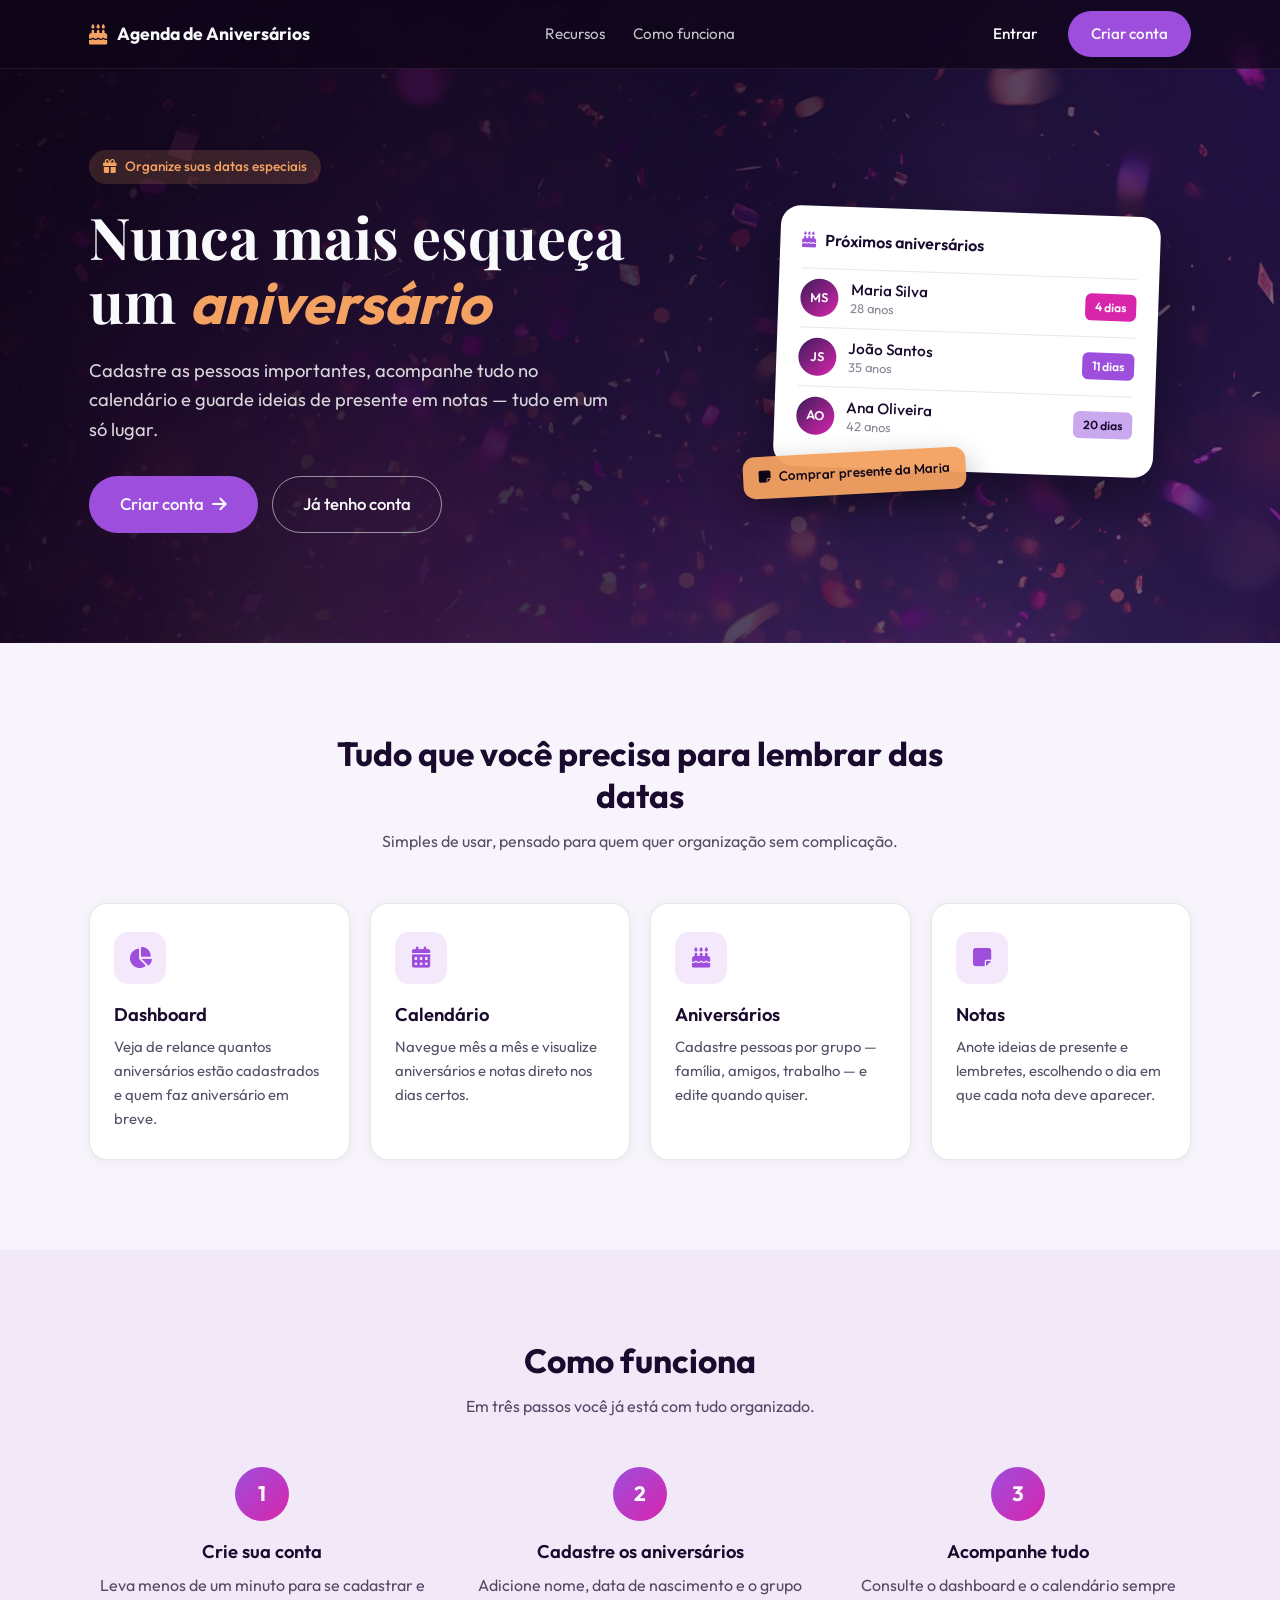
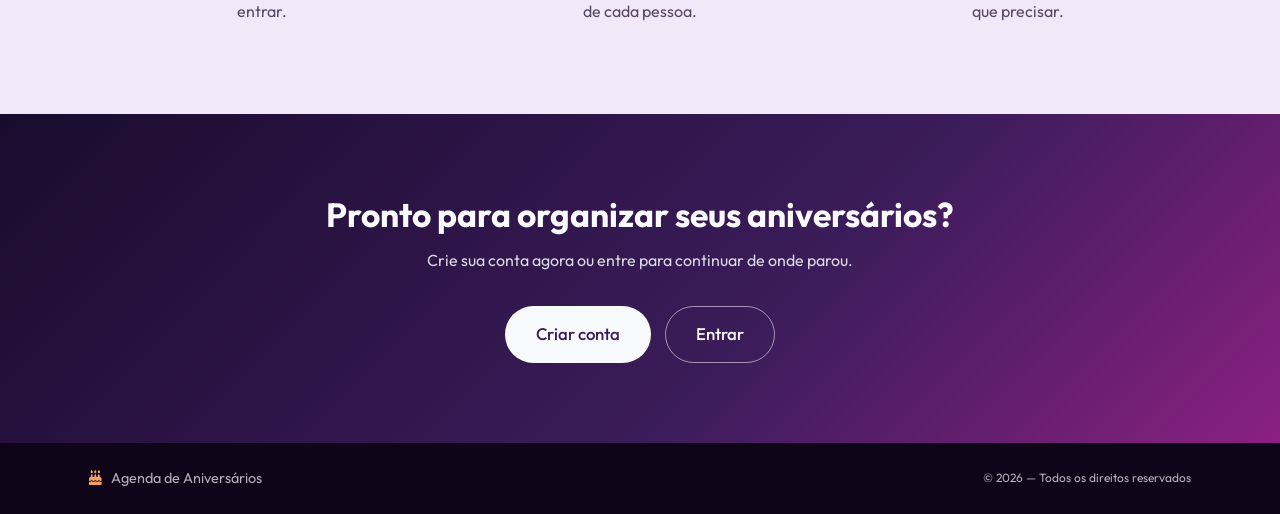
<file: index.html>
<!DOCTYPE html>
<html lang="pt-br">
<head>
    <meta charset="UTF-8">
    <meta name="viewport" content="width=device-width, initial-scale=1.0">
    <meta name="description" content="Cadastre aniversários, acompanhe tudo no calendário e guarde ideias de presente em notas. Nunca mais esqueça uma data importante.">
    <title>Agenda de Aniversários | Nunca mais esqueça uma data importante</title>

    <!-- Google Fonts -->
    <link rel="preconnect" href="https://fonts.googleapis.com">
    <link rel="preconnect" href="https://fonts.gstatic.com" crossorigin>
    <link href="https://fonts.googleapis.com/css2?family=Outfit:wght@300;400;500;600;700&family=Playfair+Display:ital,wght@0,700;1,700&display=swap" rel="stylesheet">
    <!-- Font Awesome for Icons -->
    <link rel="stylesheet" href="https://cdnjs.cloudflare.com/ajax/libs/font-awesome/6.4.0/css/all.min.css">

    <link rel="stylesheet" href="./Frontend/src/CSS/Global/global.css">
    <link rel="stylesheet" href="./Frontend/src/CSS/pages/Landing/Landing.css">
</head>
<body>

    <!-- Navegação -->
    <header class="cabecalho-site">
        <div class="conteiner-pagina cabecalho-conteudo">
            <a href="#inicio" class="marca-site">
                <i class="fa-solid fa-cake-candles"></i>
                <span>Agenda de Aniversários</span>
            </a>

            <nav class="navegacao" aria-label="Seções da página">
                <a href="#recursos">Recursos</a>
                <a href="#como-funciona">Como funciona</a>
            </nav>

            <div class="acoes-cabecalho">
                <a href="./Frontend/src/Pages/Auth/login.html#entrar" class="botao botao-discreto">Entrar</a>
                <a href="./Frontend/src/Pages/Auth/login.html#cadastro" class="botao botao-principal">Criar conta</a>
            </div>
        </div>
    </header>

    <main>
        <!-- Hero -->
        <section class="destaque-inicial" id="inicio">
            <div class="conteiner-pagina conteudo-destaque">
                <div class="texto-destaque">
                    <span class="etiqueta-destaque"><i class="fa-solid fa-gift"></i> Organize suas datas especiais</span>
                    <h1>Nunca mais esqueça um <em>aniversário</em></h1>
                    <p>
                        Cadastre as pessoas importantes, acompanhe tudo no calendário e guarde
                        ideias de presente em notas — tudo em um só lugar.
                    </p>
                    <div class="acoes-destaque">
                        <a href="./Frontend/src/Pages/Auth/login.html#cadastro" class="botao botao-principal botao-grande">
                            Criar conta <i class="fa-solid fa-arrow-right"></i>
                        </a>
                        <a href="./Frontend/src/Pages/Auth/login.html#entrar" class="botao botao-contorno botao-grande">Já tenho conta</a>
                    </div>
                </div>

                <!-- Prévia ilustrativa do sistema -->
                <div class="visual-destaque" aria-hidden="true">
                    <div class="cartao-previa">
                        <div class="titulo-previa"><i class="fa-solid fa-cake-candles"></i> Próximos aniversários</div>
                        <div class="linha-previa">
                            <span class="avatar-previa">MS</span>
                            <div><strong>Maria Silva</strong><small>28 anos</small></div>
                            <span class="etiqueta-previa etiqueta-magenta">4 dias</span>
                        </div>
                        <div class="linha-previa">
                            <span class="avatar-previa">JS</span>
                            <div><strong>João Santos</strong><small>35 anos</small></div>
                            <span class="etiqueta-previa etiqueta-roxa">11 dias</span>
                        </div>
                        <div class="linha-previa">
                            <span class="avatar-previa">AO</span>
                            <div><strong>Ana Oliveira</strong><small>42 anos</small></div>
                            <span class="etiqueta-previa etiqueta-suave">20 dias</span>
                        </div>
                    </div>
                    <div class="nota-previa">
                        <i class="fa-solid fa-note-sticky"></i>
                        <span>Comprar presente da Maria</span>
                    </div>
                </div>
            </div>
        </section>

        <!-- Recursos -->
        <section class="secao" id="recursos">
            <div class="conteiner-pagina">
                <div class="cabecalho-secao">
                    <h2>Tudo que você precisa para lembrar das datas</h2>
                    <p>Simples de usar, pensado para quem quer organização sem complicação.</p>
                </div>

                <div class="grade-recursos">
                    <article class="cartao-recurso">
                        <span class="icone-recurso"><i class="fa-solid fa-chart-pie"></i></span>
                        <h3>Dashboard</h3>
                        <p>Veja de relance quantos aniversários estão cadastrados e quem faz aniversário em breve.</p>
                    </article>

                    <article class="cartao-recurso">
                        <span class="icone-recurso"><i class="fa-solid fa-calendar-days"></i></span>
                        <h3>Calendário</h3>
                        <p>Navegue mês a mês e visualize aniversários e notas direto nos dias certos.</p>
                    </article>

                    <article class="cartao-recurso">
                        <span class="icone-recurso"><i class="fa-solid fa-cake-candles"></i></span>
                        <h3>Aniversários</h3>
                        <p>Cadastre pessoas por grupo — família, amigos, trabalho — e edite quando quiser.</p>
                    </article>

                    <article class="cartao-recurso">
                        <span class="icone-recurso"><i class="fa-solid fa-note-sticky"></i></span>
                        <h3>Notas</h3>
                        <p>Anote ideias de presente e lembretes, escolhendo o dia em que cada nota deve aparecer.</p>
                    </article>
                </div>
            </div>
        </section>

        <!-- Como funciona -->
        <section class="secao secao-alternativa" id="como-funciona">
            <div class="conteiner-pagina">
                <div class="cabecalho-secao">
                    <h2>Como funciona</h2>
                    <p>Em três passos você já está com tudo organizado.</p>
                </div>

                <ol class="lista-etapas">
                    <li>
                        <span class="numero-etapa">1</span>
                        <h3>Crie sua conta</h3>
                        <p>Leva menos de um minuto para se cadastrar e entrar.</p>
                    </li>
                    <li>
                        <span class="numero-etapa">2</span>
                        <h3>Cadastre os aniversários</h3>
                        <p>Adicione nome, data de nascimento e o grupo de cada pessoa.</p>
                    </li>
                    <li>
                        <span class="numero-etapa">3</span>
                        <h3>Acompanhe tudo</h3>
                        <p>Consulte o dashboard e o calendário sempre que precisar.</p>
                    </li>
                </ol>
            </div>
        </section>

        <!-- Chamada final -->
        <section class="chamada-final">
            <div class="conteiner-pagina conteudo-chamada">
                <h2>Pronto para organizar seus aniversários?</h2>
                <p>Crie sua conta agora ou entre para continuar de onde parou.</p>
                <div class="acoes-destaque acoes-chamada">
                    <a href="./Frontend/src/Pages/Auth/login.html#cadastro" class="botao botao-claro botao-grande">Criar conta</a>
                    <a href="./Frontend/src/Pages/Auth/login.html#entrar" class="botao botao-contorno botao-grande">Entrar</a>
                </div>
            </div>
        </section>
    </main>

    <footer class="rodape">
        <div class="conteiner-pagina">
            <span><i class="fa-solid fa-cake-candles"></i> Agenda de Aniversários</span>
            <small>&copy; <span id="lp-ano">2026</span> — Todos os direitos reservados</small>
        </div>
    </footer>

    <script>
        document.getElementById('lp-ano').textContent = new Date().getFullYear();
    </script>
</body>
</html>
</file>
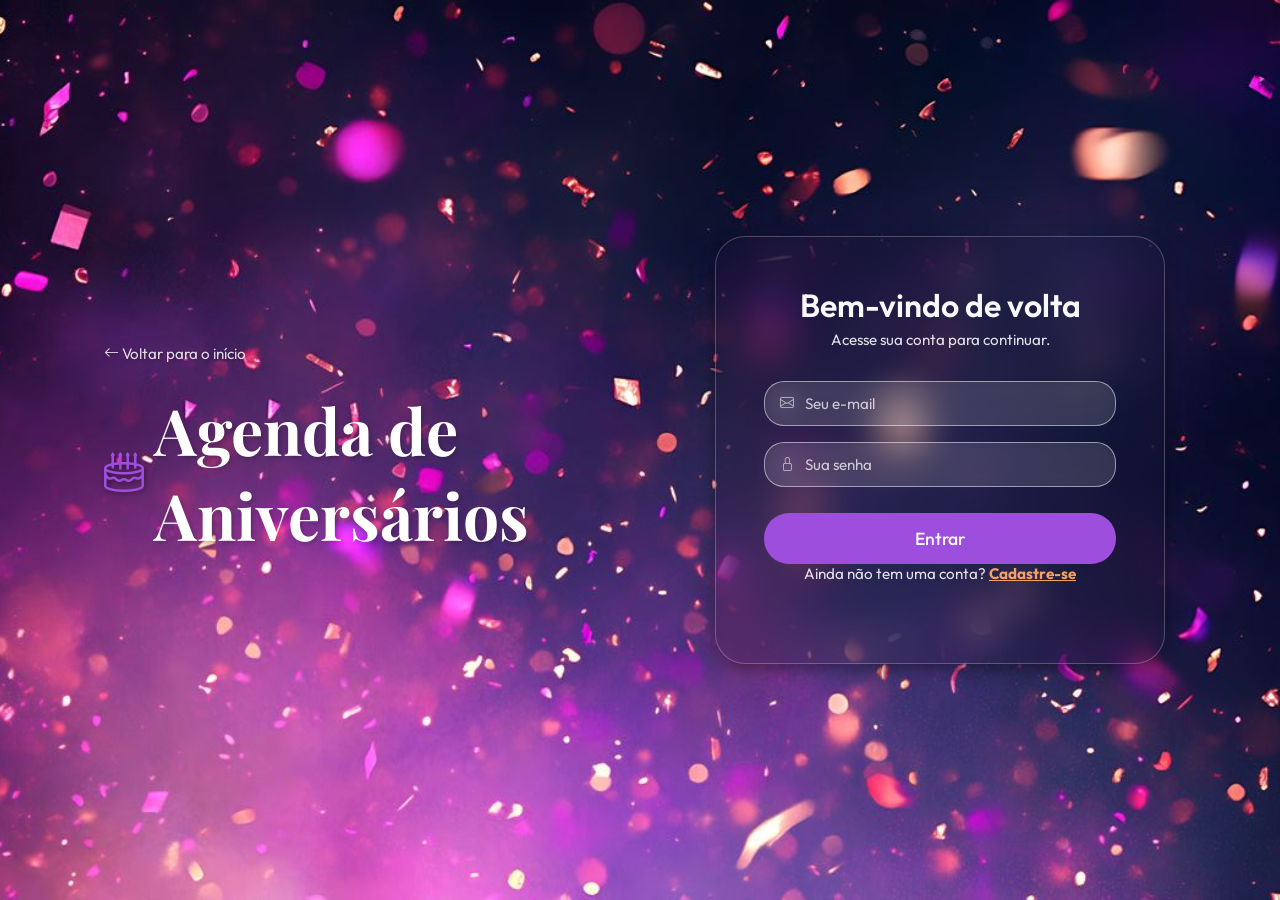
<file: Frontend/src/Pages/Auth/login.html>
<!DOCTYPE html>
<html lang="pt-br">
<head>
    <meta charset="UTF-8">
    <meta name="viewport" content="width=device-width, initial-scale=1.0">
    <title>Entrar | Agenda de Aniversários</title>

    <link rel="preconnect" href="https://fonts.googleapis.com">
    <link rel="preconnect" href="https://fonts.gstatic.com" crossorigin>
    <link href="https://fonts.googleapis.com/css2?family=Outfit:wght@300;400;500;600;700&family=Playfair+Display:ital,wght@0,700;1,700&display=swap" rel="stylesheet">
    <link rel="stylesheet" href="https://cdn.jsdelivr.net/npm/bootstrap-icons@1.11.3/font/bootstrap-icons.min.css">
    <link rel="stylesheet" href="../../CSS/pages/Login/Login.css">
</head>
<body>
    <main class="pagina-autenticacao">
        <section class="area-marca">
            <a class="link-inicio" href="../../../../index.html">
                <i class="bi bi-arrow-left"></i> Voltar para o início
            </a>
            <div class="marca">
                <i class="bi bi-cake2"></i>
                <h1>Agenda de Aniversários</h1>
            </div>
        </section>

        <section class="area-formulario">
            <div class="cartao-formulario">
                <div id="login-container">
                    <h2>Bem-vindo de volta</h2>
                    <p class="texto-auxiliar">Acesse sua conta para continuar.</p>
                    <form class="formulario-login">
                        <label class="grupo-campo">
                            <i class="bi bi-envelope"></i>
                            <input type="email" name="email" placeholder="Seu e-mail" autocomplete="email" maxlength="50" required>
                        </label>
                        <label class="grupo-campo">
                            <i class="bi bi-lock"></i>
                            <input type="password" name="senha" placeholder="Sua senha" autocomplete="current-password" required>
                        </label>
                        <button class="botao-enviar" type="submit">Entrar</button>
                    </form>
                    <p class="texto-auxiliar" id="login-error" role="alert" hidden></p>
                    <p class="texto-auxiliar">Ainda não tem uma conta? <a href="#cadastro" id="link-to-cadastro">Cadastre-se</a></p>
                </div>

                <div id="cadastro-container" style="display: none;">
                    <h2>Crie sua conta</h2>
                    <p class="texto-auxiliar">Organize as datas especiais em um só lugar.</p>
                    <form class="formulario-cadastro">
                        <label class="grupo-campo">
                            <i class="bi bi-person"></i>
                            <input type="text" name="nome" placeholder="Seu nome" autocomplete="name" required>
                        </label>
                        <label class="grupo-campo">
                            <i class="bi bi-envelope"></i>
                            <input type="email" name="email" placeholder="Seu e-mail" autocomplete="email" maxlength="50" required>
                        </label>
                        <label class="grupo-campo">
                            <i class="bi bi-lock"></i>
                            <input type="password" name="senha" placeholder="Crie uma senha" autocomplete="new-password" minlength="8" required>
                        </label>
                        <button class="botao-enviar" type="submit">Criar conta</button>
                    </form>
                    <p class="texto-auxiliar" id="cadastro-error" role="alert" hidden></p>
                    <p class="texto-auxiliar">Já tem uma conta? <a href="#entrar" id="link-to-login">Entrar</a></p>
                </div>
            </div>
        </section>
    </main>

    <script src="../../JavaScript/AppData.js"></script>
    <script src="../../JavaScript/pages/Login/login.js"></script>
</body>
</html>
</file>
<file: Frontend/src/CSS/Global/global.css>
@import url(Variaveis.css);

@import url(Normalizacao.css);

@import url('https://fonts.googleapis.com/css2?family=Outfit:wght@300;400;500;600;700&display=swap');
</file>
<file: Frontend/src/CSS/pages/Landing/Landing.css>
/* ============================================
   LANDING PAGE
   ============================================ */

html {
    scroll-behavior: smooth;
    scroll-padding-top: 80px;
}

body {
    background-color: var(--bg-page);
    color: var(--text-body);
    line-height: 1.6;
}

.conteiner-pagina {
    width: 100%;
    max-width: 1150px;
    margin: 0 auto;
    padding: 0 1.5rem;
}

/* ---------- Botões ---------- */
.botao {
    display: inline-flex;
    align-items: center;
    justify-content: center;
    gap: 8px;
    padding: 10px 22px;
    border-radius: 999px;
    border: 1.5px solid transparent;
    font-weight: 500;
    font-size: 0.95rem;
    text-decoration: none;
    cursor: pointer;
    transition: background-color 0.2s ease, color 0.2s ease, border-color 0.2s ease, transform 0.2s ease;
}

.botao:hover {
    transform: translateY(-1px);
}

.botao-grande {
    padding: 14px 30px;
    font-size: 1.05rem;
}

.botao-principal {
    background-color: var(--accent-purple);
    color: var(--text-light);
}

.botao-principal:hover {
    background-color: var(--accent-magenta);
}

.botao-discreto {
    color: var(--text-light);
}

.botao-discreto:hover {
    background-color: rgba(248, 249, 250, 0.12);
}

.botao-contorno {
    border-color: rgba(248, 249, 250, 0.55);
    color: var(--text-light);
}

.botao-contorno:hover {
    background-color: rgba(248, 249, 250, 0.12);
    border-color: var(--text-light);
}

.botao-claro {
    background-color: var(--text-light);
    color: var(--bg-light-purple);
}

.botao-claro:hover {
    background-color: var(--accent-peach);
    color: var(--bg-very-dark);
}

/* ---------- Cabeçalho ---------- */
.cabecalho-site {
    position: fixed;
    top: 0;
    left: 0;
    right: 0;
    z-index: 50;
    background: rgba(15, 5, 24, 0.72);
    backdrop-filter: blur(10px);
    -webkit-backdrop-filter: blur(10px);
    border-bottom: 1px solid rgba(248, 249, 250, 0.08);
}

.cabecalho-conteudo {
    display: flex;
    align-items: center;
    justify-content: space-between;
    gap: 1rem;
    height: 68px;
}

.marca-site {
    display: inline-flex;
    align-items: center;
    gap: 10px;
    color: var(--text-light);
    font-weight: 700;
    font-size: 1.1rem;
    text-decoration: none;
    white-space: nowrap;
}

.marca-site i {
    color: var(--accent-peach);
    font-size: 1.3rem;
}

.navegacao {
    display: flex;
    gap: 1.75rem;
}

.navegacao a {
    color: rgba(248, 249, 250, 0.78);
    text-decoration: none;
    font-size: 0.95rem;
}

.navegacao a:hover {
    color: var(--text-light);
}

.acoes-cabecalho {
    display: flex;
    align-items: center;
    gap: 0.5rem;
}

/* ---------- Hero ---------- */
.destaque-inicial {
    position: relative;
    padding: 150px 0 110px;
    color: var(--text-light);
    background-color: var(--bg-very-dark);
    background-image:
        linear-gradient(110deg, rgba(15, 5, 24, 0.94) 0%, rgba(26, 11, 46, 0.82) 55%, rgba(59, 28, 90, 0.6) 100%),
        url(../../../Img/Background.jpg);
    background-size: cover;
    background-position: center;
}

.conteudo-destaque {
    display: grid;
    grid-template-columns: 1.15fr 0.85fr;
    gap: 3rem;
    align-items: center;
}

.etiqueta-destaque {
    display: inline-flex;
    align-items: center;
    gap: 8px;
    padding: 6px 14px;
    border-radius: 999px;
    background: rgba(244, 162, 97, 0.16);
    color: var(--accent-peach);
    font-size: 0.85rem;
    font-weight: 500;
    margin-bottom: 1.25rem;
}

.destaque-inicial h1 {
    font-family: 'Playfair Display', serif;
    font-size: 3.6rem;
    line-height: 1.12;
    font-weight: 700;
    margin-bottom: 1.25rem;
}

.destaque-inicial h1 em {
    font-style: italic;
    color: var(--accent-peach);
}

.texto-destaque p {
    font-size: 1.15rem;
    max-width: 520px;
    color: rgba(248, 249, 250, 0.85);
    margin-bottom: 2rem;
}

.acoes-destaque {
    display: flex;
    flex-wrap: wrap;
    gap: 0.9rem;
}

/* Prévia ilustrativa */
.visual-destaque {
    position: relative;
    display: flex;
    justify-content: center;
}

.cartao-previa {
    width: 100%;
    max-width: 380px;
    background: var(--bg-surface);
    color: var(--text-body);
    border-radius: 20px;
    padding: 22px;
    box-shadow: 0 24px 60px rgba(0, 0, 0, 0.4);
    transform: rotate(2deg);
}

.titulo-previa {
    font-weight: 600;
    color: var(--text-heading);
    margin-bottom: 14px;
}

.titulo-previa i {
    color: var(--accent-purple);
    margin-right: 6px;
}

.linha-previa {
    display: flex;
    align-items: center;
    gap: 12px;
    padding: 10px 0;
    border-top: 1px solid var(--border-subtle);
}

.linha-previa div {
    flex: 1;
    display: flex;
    flex-direction: column;
    line-height: 1.3;
}

.linha-previa strong {
    color: var(--text-heading);
    font-weight: 500;
    font-size: 0.95rem;
}

.linha-previa small {
    color: var(--text-muted);
    font-size: 0.8rem;
}

.avatar-previa {
    width: 38px;
    height: 38px;
    flex-shrink: 0;
    border-radius: 50%;
    display: flex;
    align-items: center;
    justify-content: center;
    background: linear-gradient(135deg, var(--bg-light-purple), var(--accent-magenta));
    color: var(--text-light);
    font-size: 0.8rem;
    font-weight: 600;
}

.etiqueta-previa {
    padding: 4px 10px;
    border-radius: 6px;
    font-size: 0.75rem;
    font-weight: 600;
    white-space: nowrap;
}

.etiqueta-magenta { background: var(--accent-magenta); color: var(--text-light); }
.etiqueta-roxa { background: var(--accent-purple); color: var(--text-light); }
.etiqueta-suave { background: #c9a8f0; color: var(--text-heading); }

.nota-previa {
    position: absolute;
    left: 0;
    bottom: -22px;
    display: flex;
    align-items: center;
    gap: 8px;
    padding: 10px 16px;
    border-radius: 12px;
    background: rgba(244, 162, 97, 0.95);
    color: var(--bg-very-dark);
    font-size: 0.85rem;
    font-weight: 500;
    box-shadow: 0 12px 30px rgba(0, 0, 0, 0.3);
    transform: rotate(-3deg);
}

/* ---------- Seções ---------- */
.secao {
    padding: 90px 0;
}

.secao-alternativa {
    background: var(--bg-surface-soft);
}

.cabecalho-secao {
    text-align: center;
    max-width: 640px;
    margin: 0 auto 3rem;
}

.cabecalho-secao h2,
.chamada-final h2 {
    line-height: 1.25;
}

.cabecalho-secao h2 {
    color: var(--text-heading);
    font-size: 2.1rem;
    font-weight: 700;
    margin-bottom: 0.75rem;
}

/* Recursos */
.grade-recursos {
    display: grid;
    grid-template-columns: repeat(4, 1fr);
    gap: 1.25rem;
}

.cartao-recurso {
    background: var(--bg-surface);
    border: 1px solid var(--border-subtle);
    border-radius: 18px;
    padding: 28px 24px;
    box-shadow: 0 2px 12px rgba(26, 11, 46, 0.05);
    transition: transform 0.2s ease, box-shadow 0.2s ease;
}

.cartao-recurso:hover {
    transform: translateY(-4px);
    box-shadow: 0 12px 28px rgba(26, 11, 46, 0.1);
}

.icone-recurso {
    width: 52px;
    height: 52px;
    display: flex;
    align-items: center;
    justify-content: center;
    border-radius: 14px;
    background: rgba(157, 78, 221, 0.12);
    color: var(--accent-purple);
    font-size: 1.3rem;
    margin-bottom: 1rem;
}

.cartao-recurso h3 {
    color: var(--text-heading);
    font-size: 1.15rem;
    font-weight: 600;
    margin-bottom: 0.4rem;
}

.cartao-recurso p {
    font-size: 0.93rem;
}

/* Passos */
.lista-etapas {
    list-style: none;
    display: grid;
    grid-template-columns: repeat(3, 1fr);
    gap: 2rem;
}

.lista-etapas li {
    text-align: center;
    padding: 0 0.5rem;
}

.numero-etapa {
    width: 54px;
    height: 54px;
    margin: 0 auto 1rem;
    display: flex;
    align-items: center;
    justify-content: center;
    border-radius: 50%;
    background: linear-gradient(135deg, var(--accent-purple), var(--accent-magenta));
    color: var(--text-light);
    font-size: 1.3rem;
    font-weight: 700;
}

.lista-etapas h3 {
    color: var(--text-heading);
    font-size: 1.15rem;
    font-weight: 600;
    margin-bottom: 0.4rem;
}

/* Chamada final */
.chamada-final {
    padding: 80px 0;
    background: linear-gradient(135deg, var(--bg-dark-purple), var(--bg-light-purple) 60%, var(--accent-magenta) 140%);
    color: var(--text-light);
}

.conteudo-chamada {
    text-align: center;
}

.chamada-final h2 {
    font-size: 2.1rem;
    font-weight: 700;
    margin-bottom: 0.75rem;
}

.chamada-final p {
    color: rgba(248, 249, 250, 0.85);
    margin-bottom: 2rem;
}

.acoes-chamada {
    justify-content: center;
}

/* Rodapé */
.rodape {
    background: var(--bg-very-dark);
    color: rgba(248, 249, 250, 0.7);
    padding: 24px 0;
    font-size: 0.9rem;
}

.rodape .conteiner-pagina {
    display: flex;
    flex-wrap: wrap;
    align-items: center;
    justify-content: space-between;
    gap: 0.5rem;
}

.rodape i {
    color: var(--accent-peach);
    margin-right: 6px;
}

/* ---------- Responsivo ---------- */
@media (max-width: 991.98px) {
    .conteudo-destaque {
        grid-template-columns: 1fr;
    }
    .visual-destaque {
        margin-top: 1.5rem;
        padding-bottom: 28px;
    }
    .destaque-inicial h1 {
        font-size: 2.9rem;
    }
    .grade-recursos {
        grid-template-columns: repeat(2, 1fr);
    }
}

@media (max-width: 767.98px) {
    .navegacao {
        display: none;
    }
    .marca-site span {
        display: none;
    }
    .destaque-inicial {
        padding: 120px 0 80px;
    }
    .destaque-inicial h1 {
        font-size: 2.3rem;
    }
    .texto-destaque p {
        font-size: 1.05rem;
    }
    .secao {
        padding: 64px 0;
    }
    .cabecalho-secao h2,
    .chamada-final h2 {
        font-size: 1.7rem;
    }
    .lista-etapas {
        grid-template-columns: 1fr;
    }
}

@media (max-width: 575.98px) {
    .grade-recursos {
        grid-template-columns: 1fr;
    }
    .acoes-destaque .botao-grande {
        flex: 1 1 100%;
    }
    .cartao-previa {
        transform: none;
    }
}

@media (prefers-reduced-motion: reduce) {
    html { scroll-behavior: auto; }
    .botao, .cartao-recurso { transition: none; }
}
</file>
<file: Frontend/src/CSS/pages/Login/Login.css>
@import url(../../Global/global.css);

body {
    min-height: 100vh;
    display: flex;
    justify-content: center;
    align-items: center;
    background-color: var(--bg-page);
    background-image: url(../../../Img/Background.jpg);
    background-size: cover;
    background-position: center;
    background-repeat: no-repeat;
}

.pagina-autenticacao {
    width: 100%;
    max-width: 1200px;
    min-height: 100vh;
    display: flex;
    padding: 2rem;
}

.area-marca {
    flex: 1;
    display: flex;
    flex-direction: column;
    align-items: flex-start;
    justify-content: center;
    gap: 1.5rem;
    padding: 2rem;
}

.marca {
    display: flex;
    align-items: center;
    gap: 10px;
    color: white;
    text-shadow: 2px 2px 4px rgba(0,0,0,0.2);
}

.marca h1 {
    font-family: 'Playfair Display', serif;
    font-size: 4rem;
    font-weight: 700;
}

.link-inicio {
    color: var(--text-light);
    font-size: 0.95rem;
    text-decoration: none;
    opacity: 0.85;
    text-shadow: 1px 1px 3px rgba(0, 0, 0, 0.4);
}

.link-inicio:hover {
    opacity: 1;
    text-decoration: underline;
}

.marca i {
    font-size: 2.5rem;
    color: var(--accent-purple); /* Cor de destaque roxa */
    filter: drop-shadow(2px 2px 2px rgba(0,0,0,0.2));
}

.area-formulario {
    flex: 1;
    display: flex;
    justify-content: center;
    align-items: center;
}

.cartao-formulario {
    background: rgba(35, 18, 58, 0.166);
    backdrop-filter: blur(20px);
    -webkit-backdrop-filter: blur(20px);
    border: 1px solid rgba(255, 255, 255, 0.24);
    border-radius: 30px;
    padding: 3rem;
    width: 100%;
    max-width: 450px;
    box-shadow: rgba(0, 0, 0, 0.35) 0px 5px 15px;
}

.cartao-formulario h2 {
    font-size: 2rem;
    color: var(--text-light);
    margin-bottom: 5px;
    font-weight: 600;
    text-align: center;
}

.texto-auxiliar {
    text-align: center;
    color: rgba(255, 255, 255, 0.86);
    margin-bottom: 2rem;
    font-size: 0.95rem;
}

.texto-auxiliar a {
    color: var(--accent-peach);
    font-weight: 700;
    text-decoration: underline;
}

.formulario-cadastro,
.formulario-login {
    display: flex;
    flex-direction: column;
    gap: 1rem;
}

.grupo-campo {
    position: relative;
    display: flex;
    align-items: center;
}

.grupo-campo i {
    position: absolute;
    left: 1rem;
    color: rgba(255, 255, 255, 0.72);
    font-size: 0.9rem;
}

.grupo-campo input {
    width: 100%;
    padding: 12px 15px 12px 40px;
    border: 1px solid rgba(255, 255, 255, 0.5);
    border-radius: 20px;
    background: rgba(255, 255, 255, 0.14);
    backdrop-filter: blur(10px);
    -webkit-backdrop-filter: blur(10px);
    font-size: 0.95rem;
    color: var(--text-light);
    outline: none;
    transition: all 0.3s ease;
    box-shadow: inset 0 2px 4px rgba(0,0,0,0.05);
}

.grupo-campo input:focus {
    border-color: var(--accent-purple);
    box-shadow: 0 0 0 3px rgba(157, 78, 221, 0.2);
}

.grupo-campo input::placeholder {
    color: rgba(255, 255, 255, 0.72);
}

.botao-enviar {
    background-color: var(--accent-purple);
    color: var(--text-light);
    border: none;
    border-radius: 25px;
    padding: 14px;
    font-size: 1.1rem;
    font-weight: 500;
    cursor: pointer;
    transition: background-color 0.3s ease, transform 0.1s ease;
    margin-top: 10px;
}

.botao-enviar:hover {
    background-color: var(--accent-magenta);
}

.botao-enviar:active {
    transform: scale(0.98);
}

@media (max-width: 900px) {
    .pagina-autenticacao {
        flex-direction: column;
        padding: 1rem;
    }
    
    .area-marca {
        justify-content: center;
        align-items: center;
        padding: 2rem 0;
    }
    
    .area-formulario {
        padding: 1rem;
    }
}
</file>
